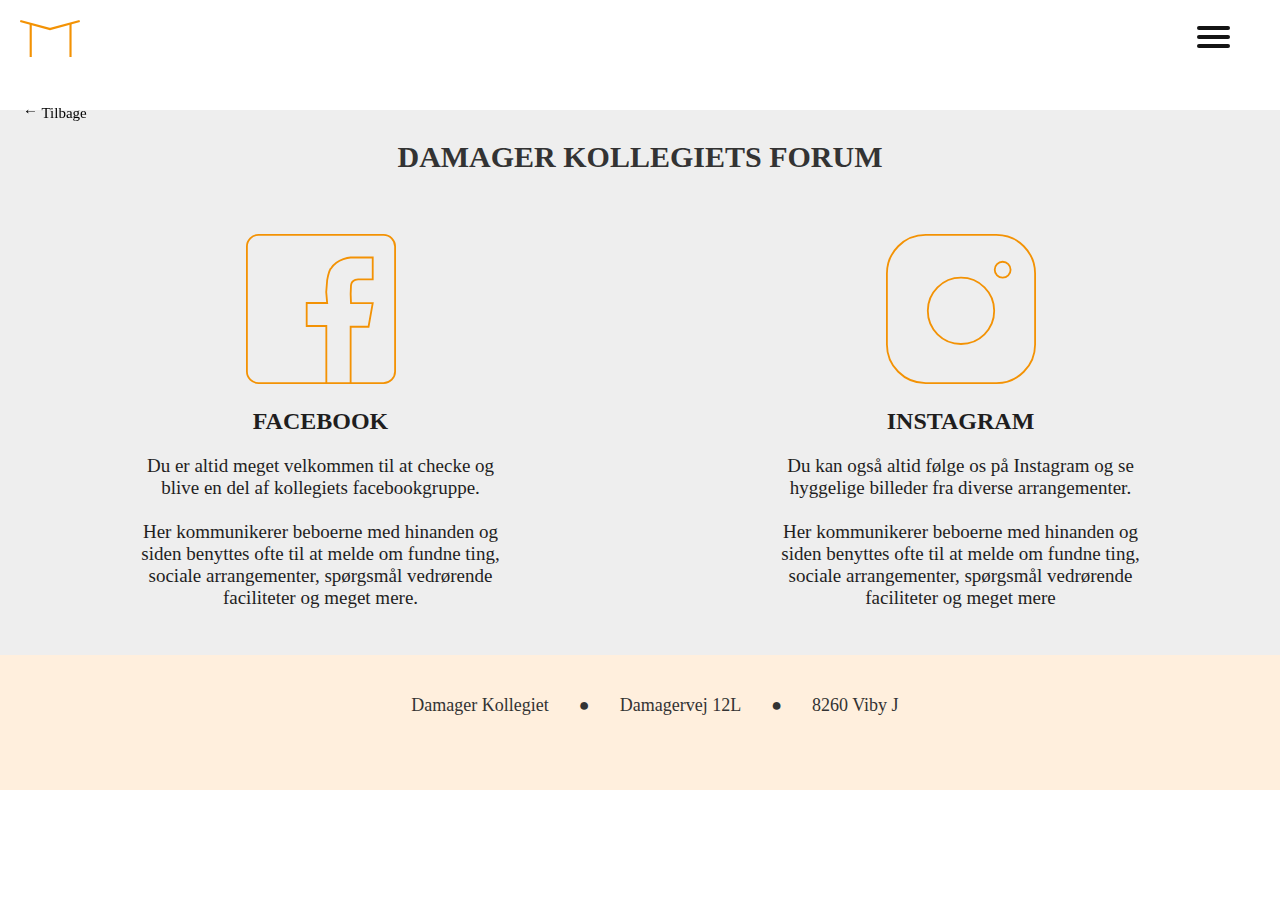
<file: Damager_kollegiet/forum.html>
<!DOCTYPE HTML>
<html lang="en">

<head>
    <meta charset="UTF-8">
    <meta name="viewport" content="width=device-width, initial-scale=1.0">
    <link rel="stylesheet" href="mystyle.css">
    <link rel="stylesheet" href="forum.css">
    <title>Damager Kollegiet | Forum</title>
    <link rel="shortcut icon" type="image/svg" href="images/logo.svg">
</head>

<body>
    
    <nav role='navigation' class="nav_bar">
        <div>
            <a href="index.html"><img src="images/logo.svg" alt="damager kollegie logo" class="logo"></a>
        </div>
		<div id="menuToggle">
			<input type="checkbox" onclick="showMenu()">
			<span></span>
			<span></span>
			<span></span>
			<ul id="menu" class="menuHidden">
                <a href="index.html">
					<li>Forside</li>
				</a>
				<a href="om.html">
					<li>Kollegiet</li>
				</a>
				<a href="social.html">
					<li>Fællesskab</li>
				</a>
				<a href="recycle.html">
					<li>Bæredygtighed</li>
				</a>
                <a href="kontakt.html">
					<li>Kontakt</li>
				</a>
                <a href="#">
					<li>Good to know</li>
				</a>
                <a href="forum.html">
					<li>Forum</li>
				</a>
			</ul>
		</div>
	</nav>
    <main>
		<a href="index.html"><button class="tilbage_knap"> <span class="pil_tilbage">&#x2192;</span> Tilbage </button></a>

        <h1 class="headline-forum">DAMAGER KOLLEGIETS FORUM</h1>
        <div class="social_flexbox">
    		<a href="https://www.facebook.com/groups/8301603411/"><div class="fb"> <img src="images/fb_logo.svg" alt="illustration af popcorn" class="popcorn" width="150px"> <h2 class="social-headline">FACEBOOK</h2><p class="social-text">Du er altid meget velkommen til at checke og blive en del af kollegiets facebookgruppe.
<br><br>
                Her kommunikerer beboerne med hinanden og siden benyttes ofte til at melde om fundne ting, sociale arrangementer,  spørgsmål vedrørende faciliteter og meget mere.</p></div></a>
    		<a href="https://www.instagram.com/damagerkollegiet/"><div class="insta"> <img src="images/insta_logo.svg" alt="illustration af skakbrik" class="skak" width="150px"> <h2 class="social-headline">INSTAGRAM</h2><p class="social-text">Du kan også altid følge os på Instagram og se hyggelige billeder fra diverse arrangementer. <br> <br>  Her kommunikerer beboerne med hinanden og siden benyttes ofte til at melde om fundne ting, sociale arrangementer,  spørgsmål vedrørende faciliteter og meget mere </p></div></a>
		</div>
    </main>

    <footer>
		<div class="footer_flexbox">
		  <div>
			  <h1>Damager Kollegiet </h1>
		  </div>
		  <div>
			  <h1>&#9679;</h1>
		  </div>
		  <div>
			<h1>Damagervej 12L</h1>
		</div>
		<div>
			<h1>&#9679;</h1>
		</div>
		<div>
			<h1>8260 Viby J</h1>
		</div>
		
		</div>
		
				</footer>
				<script src="accordion.js"></script>

				<script src="script.js"></script>
    </body>
    </html>
</file>
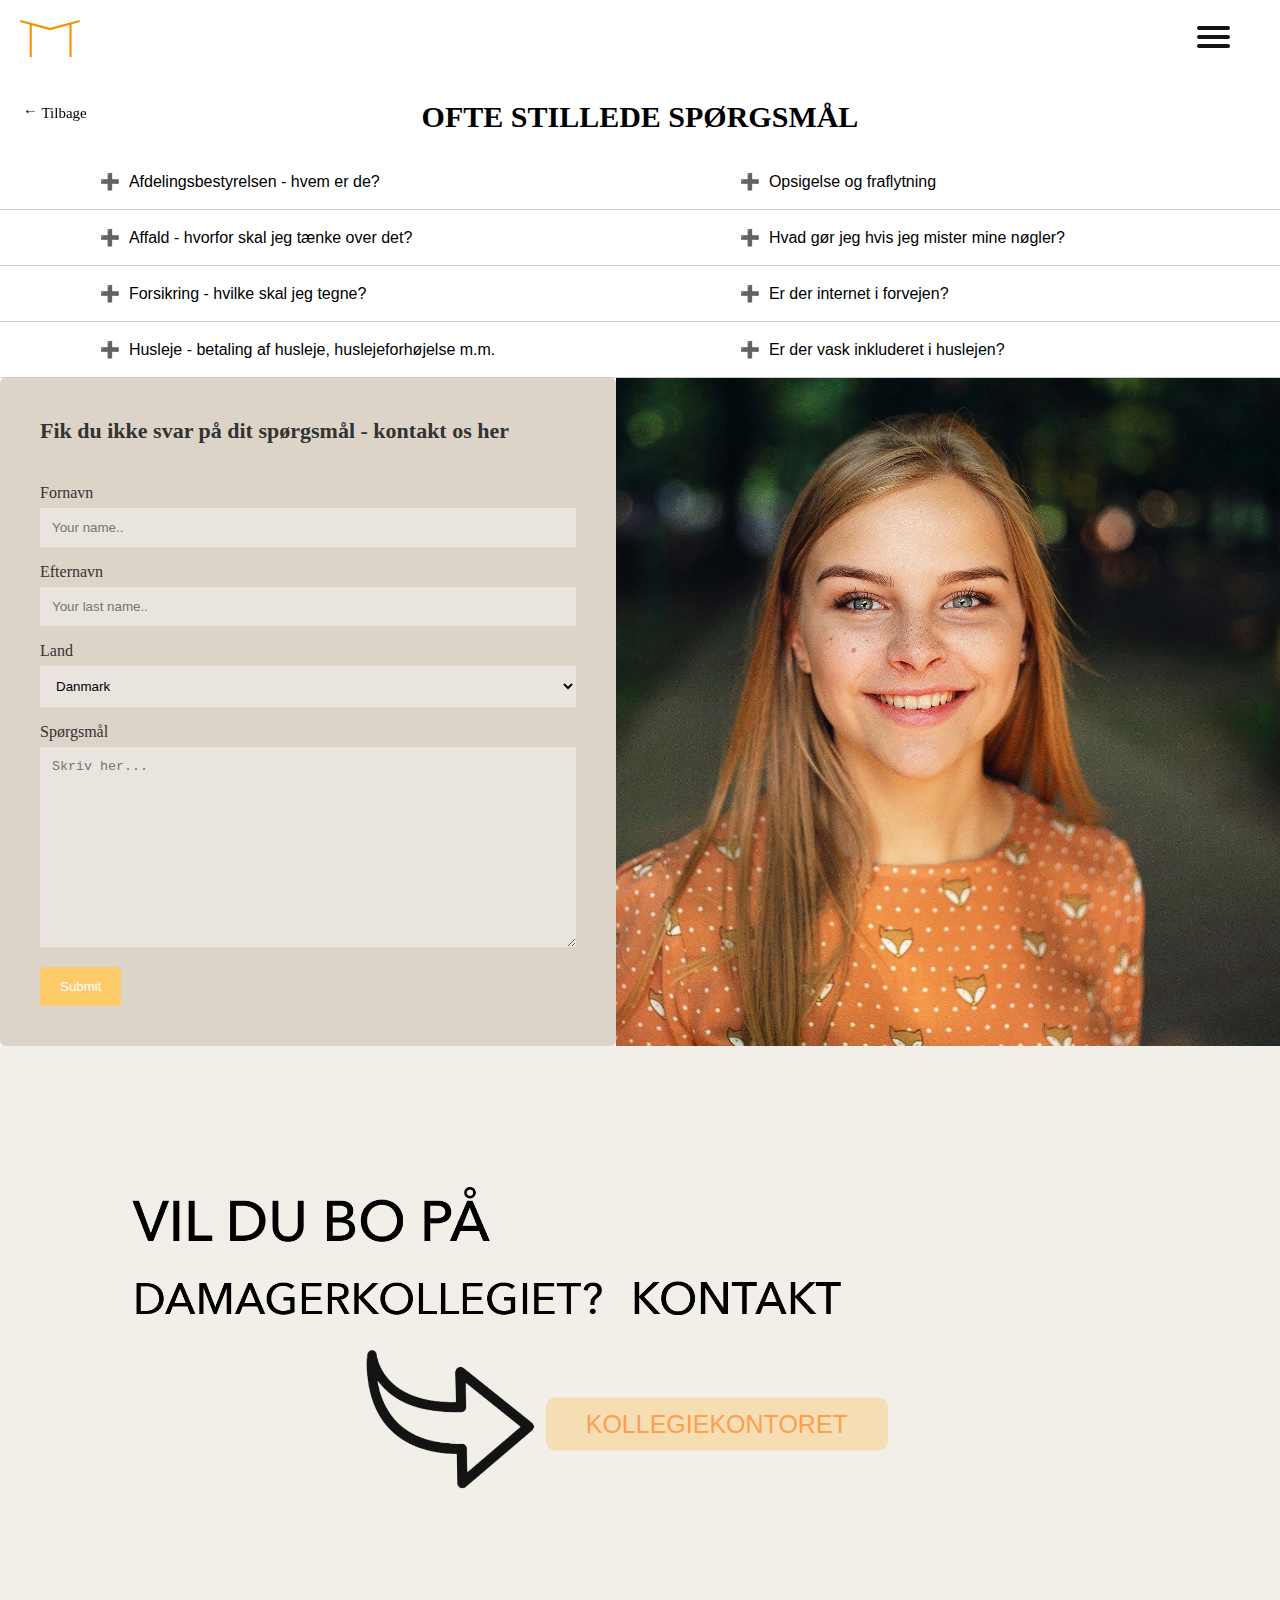
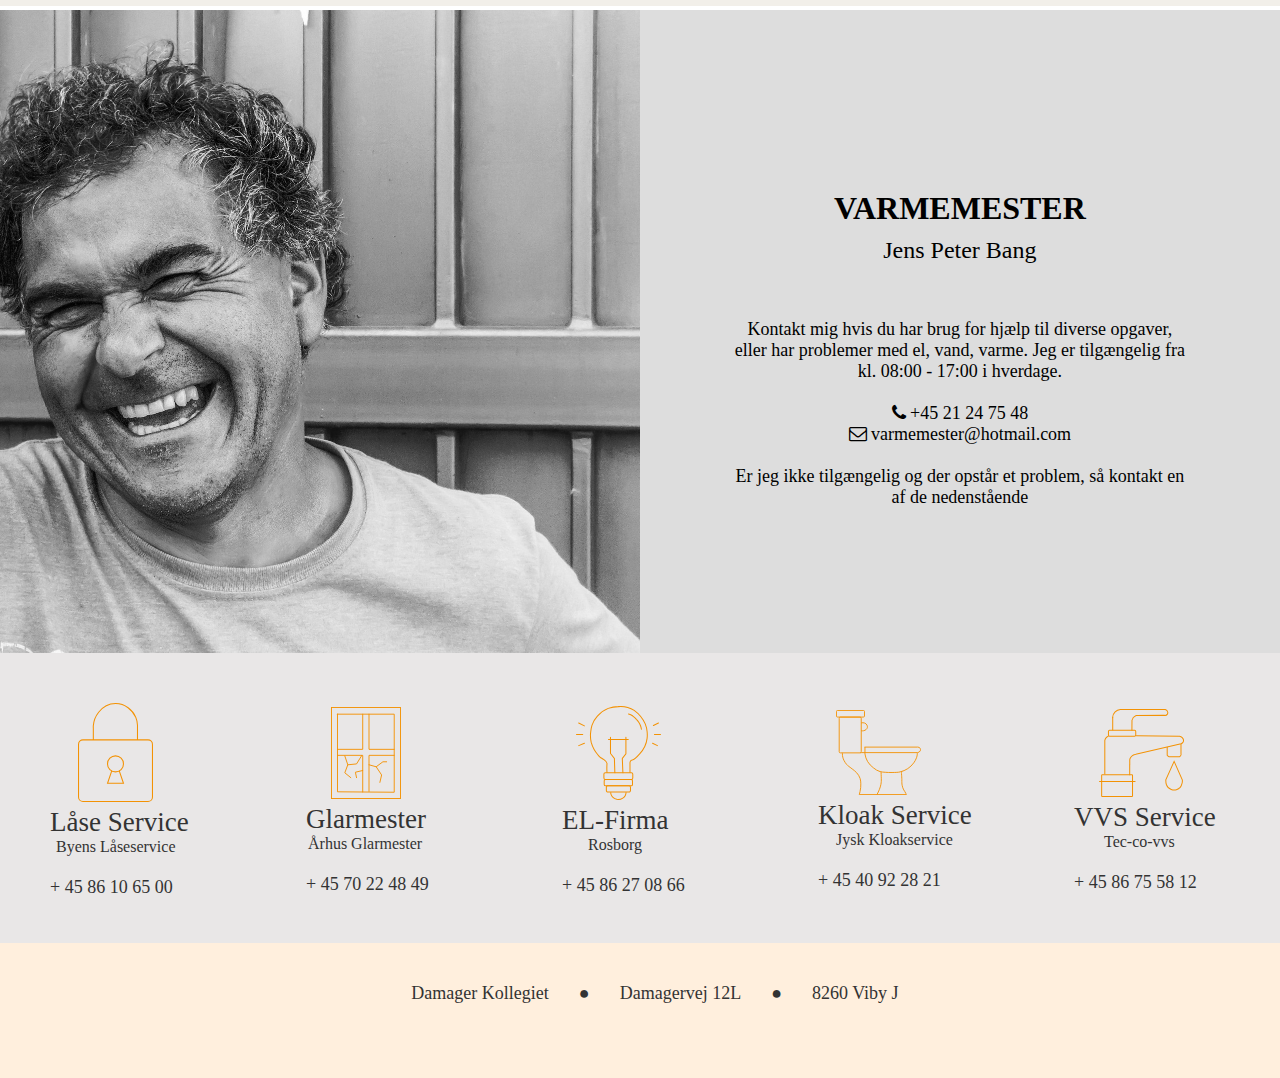
<file: Damager_kollegiet/kontakt.html>
<!DOCTYPE html>
<html lang="en">
<head>
    <meta charset="UTF-8">
    <meta http-equiv="X-UA-Compatible" content="IE=edge">
    <meta name="viewport" content="width=device-width, initial-scale=1.0">
    <link rel="stylesheet" href="mystyle.css">
    <link rel="stylesheet" href="kontakt.css">
	<link rel="stylesheet" href="https://maxcdn.bootstrapcdn.com/font-awesome/4.4.0/css/font-awesome.min.css">
	<link rel="stylesheet" href="https://maxcdn.bootstrapcdn.com/font-awesome/4.4.0/css/font-awesome.min.css">
    <title>Damager Kollegiet | Kontakt</title>
    <link rel="shortcut icon" type="image/svg" href="images/logo.svg">
</head>
<body>

    <nav role='navigation' class="nav_bar">
        <div>
            <a href="index.html"><img src="images/logo.svg" alt="damager kollegie logo" class="logo"></a>
        </div>
		<div id="menuToggle">
			<input type="checkbox" onclick="showMenu()">
			<span></span>
			<span></span>
			<span></span>
			<ul id="menu" class="menuHidden">
                <a href="index.html">
					<li>Forside</li>
				</a>
				<a href="om.html">
					<li>Kollegiet</li>
				</a>
				<a href="social.html">
					<li>Fællesskab</li>
				</a>
				<a href="recycle.html">
					<li>Bæredygtighed</li>
				</a>
                <a href="kontakt.html">
					<li>Kontakt</li>
				</a>
                <a href="#">
					<li>Good to know</li>
				</a>
                <a href="forum.html">
					<li>Forum</li>
				</a>
			</ul>
		</div>
	</nav>
	<main>

		<a href="index.html"><button class="tilbage_knap"> <span class="pil_tilbage">&#x2192;</span> Tilbage </button></a>

		<h1 class="overskrift">OFTE STILLEDE SPØRGSMÅL</h1>
		<div class="grid-container1">
			<div class="faq1">
				<button class="accordion">&#10133; &nbsp;Afdelingsbestyrelsen - hvem er de?</button>
				<div class="panel">
					<p><br> Du er flyttet ind på et kollegium, som er en afdeling i den almene boligorganisation Kollegiekontoret i Aarhus. Det betyder bl.a., at du er en del af et beboerdemokrati og kan være med til at sikre, at dit kollegium er et spændende og velfungerende sted.

						Demokratiet virker ved, at der mindst en gang om året bliver holdt et afdelingsmøde for alle kollegiets beboere. På mødet vælger beboerne et antal afdelingsbestyrelsesmedlemmer.
						
						Afdelingsbestyrelsen har bl.a. indflydelse på kollegiets budget og kan komme med forslag til forbedringer og fælles arrangementer på kollegiet.
						
						Afdelingsbestyrelsen skal desuden sikre god ro og orden og behandle sagerne, hvis der er klager fra beboere over andre beboere. Afdelingsbestyrelsen har tavshedspligt vedrørende fortrolige forhold.
						
						Vi opfordrer dig til at deltage i afdelingsmøderne og gøre din indflydelse gældende!</p>
				</div>
		
				<button class="accordion">&#10133; &nbsp;Affald - hvorfor skal jeg tænke over det?</button>
				<div class="panel">
					<p>Kollegiekontoret har tegnet en bygningsforsikring for kollegiet.<br><br>

						Bygningsforsikringen dækker bygninger og de faste installationer i tilfælde af brand, storm, skybrud, rørsprængning m.m.
						<br><br>
						Bygningsforsikringen dækker ikke dine personlige ejendele (pc’er, tv, mobiltelefon osv.). Så du skal selv tegne en familie-/indboforsikring. Sørg for, at den dækker for genhusning, såfremt du for en periode bliver nødt til at fraflytte din bolig pga. f.eks. vandskade. Vi anbefaler også den dækker glas og sanitet. Dine forældres familie-/indboforsikring dækker dig, til du er fyldt 21 år; også selv om du er flyttet hjemmefra. Dog dækker den ikke, hvis du er flyttet sammen med en anden.
						<br><br>
						Vi vil også råde dig til at tegne en ulykkesforsikring. Hvis dine forældre har medtegnet dig på deres police, dækker deres police dig kun, til du er fyldt 18 år. 
						Vær opmærksom på, at ingen forsikring dækker, hvis der er indbrud på grund af ulåste døre. Lås derfor altid dørene til f.eks. pulterrum, vaskeri og cykelrum.</p>
				</div>
		
		
				<button class="accordion">&#10133; &nbsp;Forsikring - hvilke skal jeg tegne?</button>
				<div class="panel">
					<p>Oplever du at din måltidskasse ikke er blevet leveret, skal du skrive ind på info@sundtakeaway.dk <br> *HUSK at påføre det telefon nummer du har bestilt i.</p>
				</div>
		
		
				<button class="accordion">&#10133; &nbsp;Husleje - betaling af husleje, huslejeforhøjelse m.m.</button>
				<div class="panel">
					<p>Ønsker du at ændre i antal dage eller personer, der bliver leveret til i måltidskassen, så skriver du blot ind på info@sundtakeaway.dk med antal dage og personer du ønsker til.<br> *HUSK at påføre det telefon nummer du har bestilt i</p>
				</div>
			</div>
		
			<div class="faq2">
				<button class="accordion">&#10133; &nbsp;Opsigelse og fraflytning</button>
				<div class="panel">
					<p>Hvis opgangen er aflåst der hvor du bor, kan fragtmanden sætte måltidskassen ude foran hoveddøren. <strong>Ønsker du at give DAO adgang til din opgang, kan du følge nedenstående anvisninger. </strong>
						<br>
						<br>
						DAO stiller et ”nøglemodul” til rådighed, hvor du via et link går ind og registrerer en nøgleforsendelse. Her får du en kode, som du skal skrive på en boblekuvert, hvor du putter nøglen i og så indleverer denne i en DAO pakkeshop. </p>
				</div>
		
		
				<button class="accordion">&#10133; &nbsp;Hvad gør jeg hvis jeg mister mine nøgler?</button>
				<div class="panel">
					<p>Vi bestræber os på at tage så mange kasser med retur som muligt, dog er det ikke altid at chaufføren har plads til flere tomme kasser.
						Du kan opleve at kasserne ikke bliver taget med retur og er derfor altid velkommen til at kassere kassen og hæfter ikke for denne.
						*VI TAGER PT. IKKE KASSERNE MED RETUR GRUNDET COVID-19</p>
				</div>
		
				<button class="accordion">&#10133; &nbsp;Er der internet i forvejen?</button>
				<div class="panel">
					<p>Når du har gennemført bestillingen af din Familiepakke, kan du efterfølgende logge ind ved at trykke på "log ind" og derefter på "vælg måltider".</p>
				</div>
		
		
				<button class="accordion">&#10133; &nbsp;Er der vask inkluderet i huslejen?</button>
				<div class="panel">
					<p>Lorem ipsum dolor sit amet consectetur adipisicing elit. A corporis quaerat atque optio neque, ab tempora commodi ut maiores asperiores non sed aspernatur exercitationem, blanditiis temporibus nihil? Adipisci, distinctio repudiandae!</p>
				</div>
			   
			</div>
			</div>
			<div class="chat-container">
				<div class="container">
					<form action="action_page.php">
				  <h1>Fik du ikke svar på dit spørgsmål - kontakt os her</h1>
					  <label for="fname">Fornavn</label>
					  <input type="text" id="fname" name="firstname" placeholder="Your name..">
				  
					  <label for="lname">Efternavn</label>
					  <input type="text" id="lname" name="lastname" placeholder="Your last name..">
				  
					  <label for="country">Land</label>
					  <select id="country" name="country">
						<option value="australia">Danmark</option>
						<option value="canada">Holland</option>
						<option value="canada">Sverige</option>
						<option value="canada">Norge</option>
						<option value="usa">Tyskland</option>
					  </select>
				  
					  <label for="subject">Spørgsmål</label>
					  <textarea id="subject" name="subject" placeholder="Skriv her..." style="height:200px"></textarea>
				  
					  <input type="submit" value="Submit">
				  
					</form>
				  </div>
				
				<div><img src="images/pige.jpg"></div>
			</div>
			
			
		
		<!-- Start of LiveChat (www.livechatinc.com) code -->
<script>
    window.__lc = window.__lc || {};
    window.__lc.license = 12752808;
    ;(function(n,t,c){function i(n){return e._h?e._h.apply(null,n):e._q.push(n)}var e={_q:[],_h:null,_v:"2.0",on:function(){i(["on",c.call(arguments)])},once:function(){i(["once",c.call(arguments)])},off:function(){i(["off",c.call(arguments)])},get:function(){if(!e._h)throw new Error("[LiveChatWidget] You can't use getters before load.");return i(["get",c.call(arguments)])},call:function(){i(["call",c.call(arguments)])},init:function(){var n=t.createElement("script");n.async=!0,n.type="text/javascript",n.src="https://cdn.livechatinc.com/tracking.js",t.head.appendChild(n)}};!n.__lc.asyncInit&&e.init(),n.LiveChatWidget=n.LiveChatWidget||e}(window,document,[].slice))
</script>
<noscript><a href="https://www.livechatinc.com/chat-with/12752808/" rel="nofollow">Chat with us</a>, powered by <a href="https://www.livechatinc.com/?welcome" rel="noopener nofollow" target="_blank">LiveChat</a></noscript>
<!-- End of LiveChat code -->

		<div class="bo-container">
			<img src="images/bo.png" class="img-bo">
			<a href="http://www.kollegiekontoret.dk/"><button class="btn">KOLLEGIEKONTORET</button></a>
		</div>

		<div class="varmemester">
			<div><img src="images/peter.jpg"></div>
			<div class="varme"><h1 class="varme">VARMEMESTER</h1>
			<h2>Jens Peter Bang</h2>
			<p>Kontakt mig hvis du har brug for hjælp til diverse opgaver, eller har problemer med el, vand, varme. Jeg er tilgængelig fra kl. 08:00 - 17:00 i hverdage. <br> <br> <i class="fa fa-phone fa_custom"></i> +45 21 24 75 48 <br><i class="fa fa-envelope-o fa_custom"></i> varmemester@hotmail.com <br><br> Er jeg ikke tilgængelig og der opstår et problem, så kontakt en af de nedenstående </p>
			</div>
		</div>

		<div class="kontakt_container">
			<div class="låsesmed">
				<img src="images/låsesmed.svg" class="img-låsesmed" width="75px"/>
				<br>
				<h1 class="kontakt-headline">Låse Service</h1>
				<h2 class="kontakt-underline">Byens Låseservice</h2>
				<br> + 45 86 10 65 00
			</div>

			<div class="glarmester">
				<img src="images/glarmester.svg" class="img-glar" width="70px"/>
				<br>
				<h1 class="kontakt-headline">Glarmester</h1>
				<h2 class="kontakt-underline4">Århus Glarmester</h2>
				<br> + 45 70 22 48 49
			</div>

			<div class="el">
				<img src="images/el-firma.svg" class="img-el" width="85px"/>
				<br>
				<h1 class="kontakt-headline">EL-Firma</h1>
				<h2 class="kontakt-underline1">Rosborg</h2>
				<br> + 45 86 27 08 66
			</div>

			<div class="kloak">
				<img src="images/toilet.svg" class="img-kloak" width="85px"/>
				<br>
				<h1 class="kontakt-headline">Kloak Service</h1>
				<h2 class="kontakt-underline2">Jysk Kloakservice</h2>
				<br> + 45 40 92 28 21
			</div>

			<div class="vvs">
				<img src="images/vvs.svg" class="img-vvs" width="85px"/>
				<br>
				<h1 class="kontakt-headline">VVS Service</h1>
				<h2 class="kontakt-underline5">Tec-co-vvs</h2>
				<br> + 45 86 75 58 12
			</div>

		</div>
			
	</main>

	<footer>
		<div class="footer_flexbox">
		  <div>
			  <h1>Damager Kollegiet </h1>
		  </div>
		  <div>
			  <h1>&#9679;</h1>
		  </div>
		  <div>
			<h1>Damagervej 12L</h1>
		</div>
		<div>
			<h1>&#9679;</h1>
		</div>
		<div>
			<h1>8260 Viby J</h1>
		</div>
		
		</div>
		
				</footer>
				<script src="accordion.js"></script>

				<script src="script.js"></script>
    </body>
    </html>
</file>
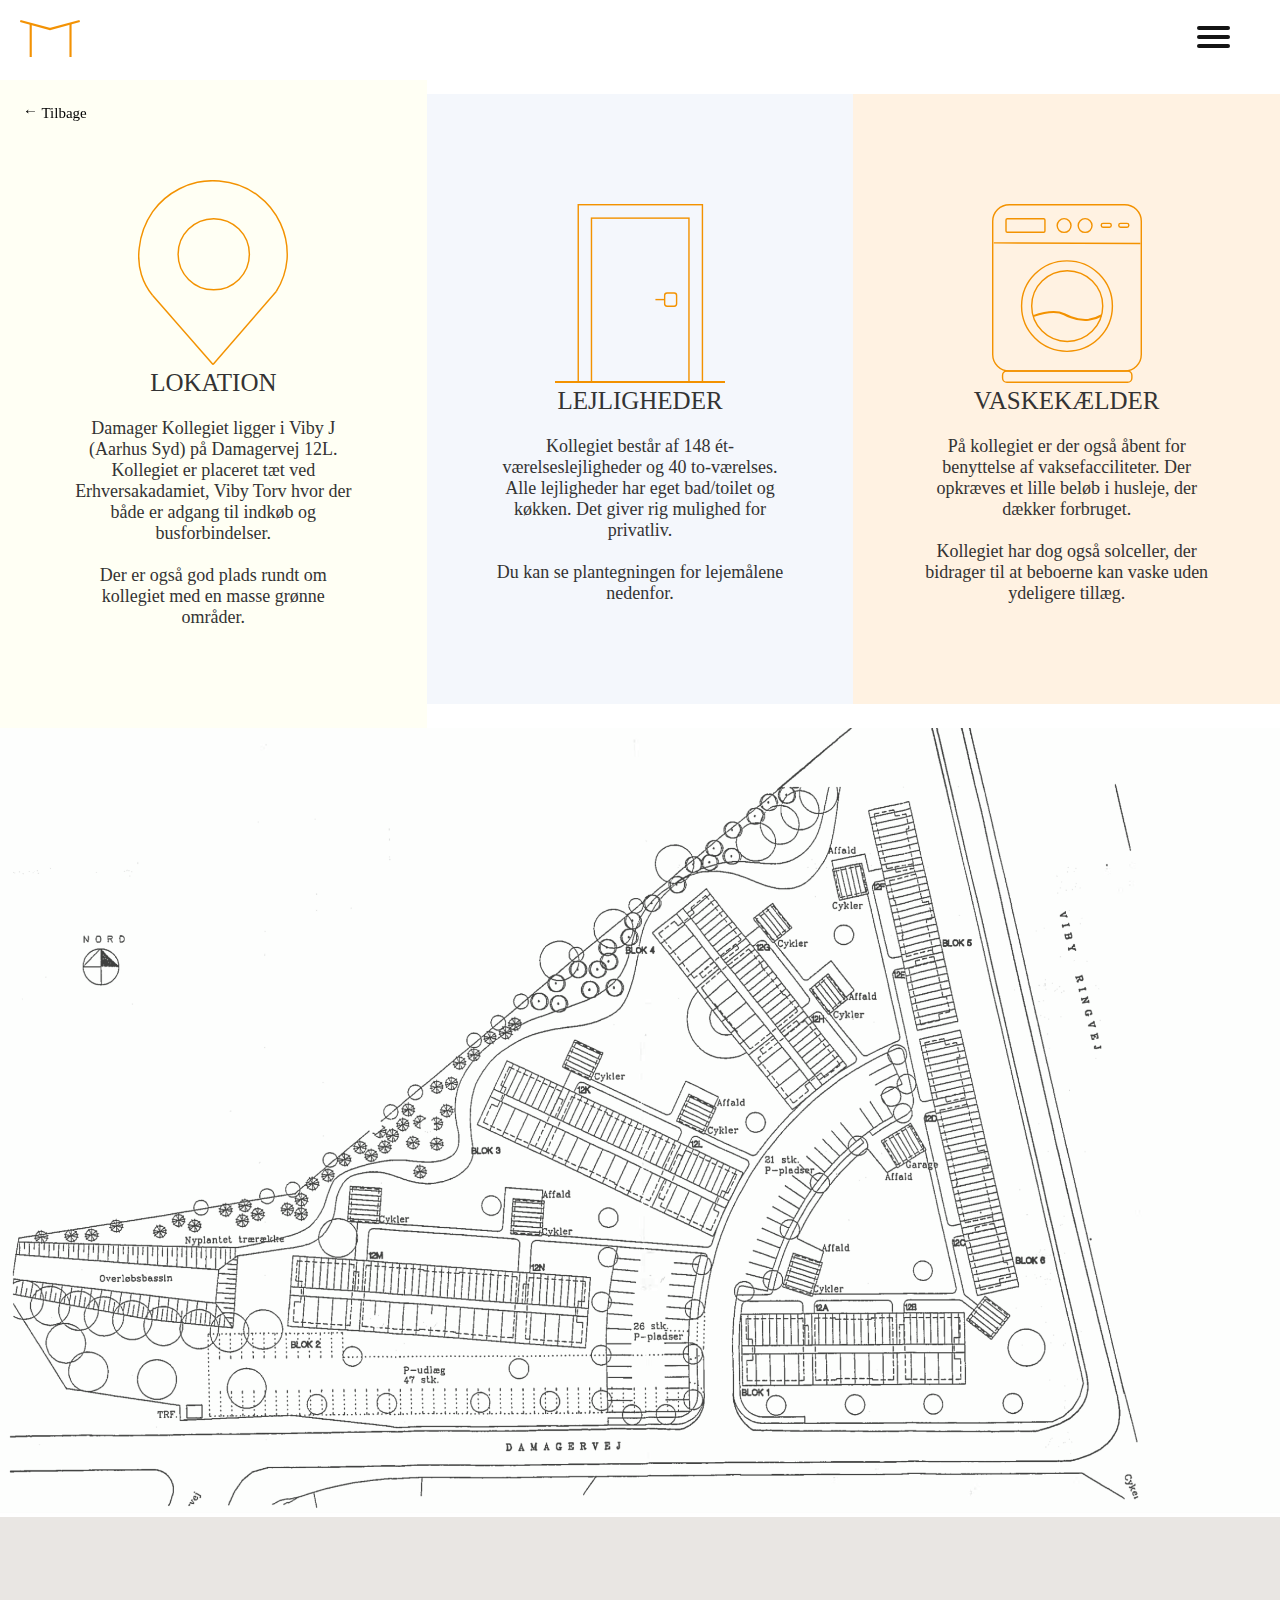
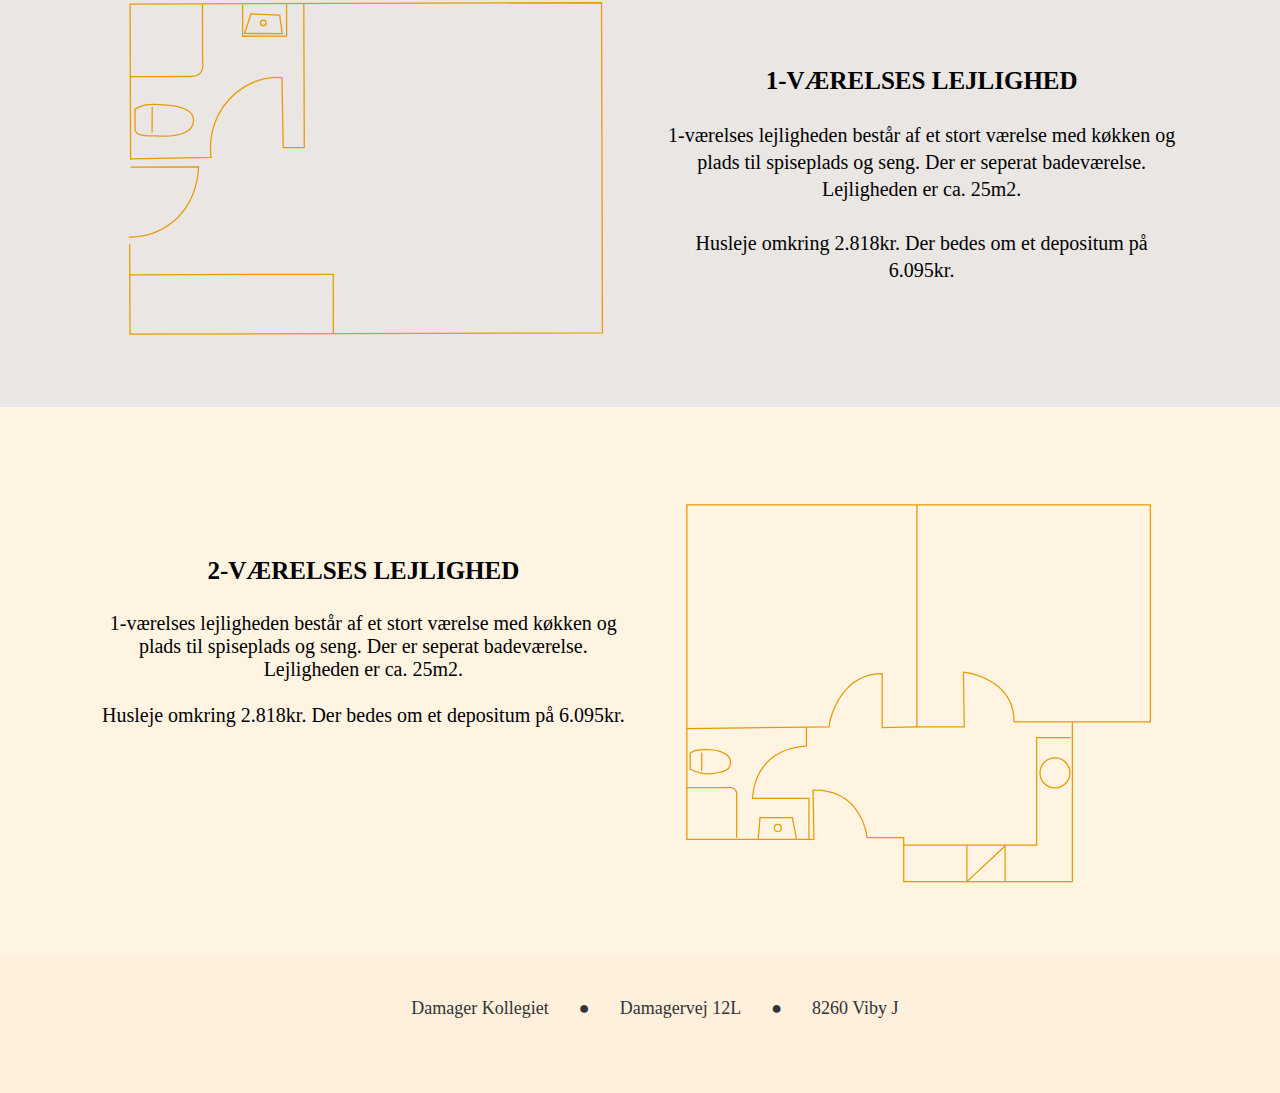
<file: Damager_kollegiet/om.html>
<!DOCTYPE html>
<html lang="en">
<head>
    <meta charset="UTF-8">
    <meta http-equiv="X-UA-Compatible" content="IE=edge">
    <meta name="viewport" content="width=device-width, initial-scale=1.0">
    <link rel="stylesheet" href="mystyle.css">
    <link rel="stylesheet" href="om.css">
    <title>Damager Kollegiet | Om Kollegiet</title>
    <link rel="shortcut icon" type="image/svg" href="images/logo.svg">
</head>
<body>

    <nav role='navigation' class="nav_bar">
        <div>
            <a href="index.html"><img src="images/logo.svg" alt="damager kollegie logo" class="logo"></a>
        </div>
		<div id="menuToggle">
			<input type="checkbox" onclick="showMenu()">
			<span></span>
			<span></span>
			<span></span>
			<ul id="menu" class="menuHidden">
                <a href="index.html">
					<li>Forside</li>
				</a>
				<a href="om.html">
					<li>Kollegiet</li>
				</a>
				<a href="social.html">
					<li>Fællesskab</li>
				</a>
				<a href="recycle.html">
					<li>Bæredygtighed</li>
				</a>
                <a href="kontakt.html">
					<li>Kontakt</li>
				</a>
                <a href="#">
					<li>Good to know</li>
				</a>
                <a href="forum.html">
					<li>Forum</li>
				</a>
			</ul>
		</div>
	</nav>
<main>

	<a href="index.html"><button class="tilbage_knap"> <span class="pil_tilbage">&#x2192;</span> Tilbage </button></a>
	
    <div class="om_flexbox">
        <div class="lokation">
			<img src="images/point.svg" alt="illustration af popcorn" class="point" width="150px">
			<p class="om-text"><span class="om-headline" >LOKATION</span><br><br> Damager Kollegiet ligger i Viby J (Aarhus Syd) på Damagervej 12L. Kollegiet er placeret tæt ved Erhversakadamiet, Viby Torv hvor der både er adgang til indkøb og busforbindelser.<br><br> Der er også god plads rundt om kollegiet med en masse grønne områder.</p>
		</div>

        <div class="door">
			<img src="images/door.svg" alt="illustration af skakbrik" class="lejligheder" width="170px">
			<p class="om-text1"> <span class="om-headline">LEJLIGHEDER</span><br><br>Kollegiet består af 148 ét-værelseslejligheder og 40 to-værelses. Alle lejligheder har eget bad/toilet og køkken. Det giver rig mulighed for privatliv. <br><br> Du kan se plantegningen for lejemålene nedenfor.</p>
		</div>

        <div class="vaskemaskine">
			<img src="images/vaskemaskine.svg" alt="illustration af en cocktail" class="vaske" width="150px">
			<p class="om-text2"> <span class="om-headline">VASKEKÆLDER</span><br><br>På kollegiet er der også åbent for benyttelse af vaksefacciliteter. Der opkræves et lille beløb i husleje, der dækker forbruget. <br><br> Kollegiet har dog også solceller, der bidrager til at beboerne kan vaske uden ydeligere tillæg.</p>
		</div>
    </div>

<img src="images/oversigt.png" class="oversigt">

<div class="et_varelse">
	<div class="varelse"><img src="images/et-varelserigtig.svg"></div>
	<div class="varelse_text">
		<h1>1-VÆRELSES LEJLIGHED</h1>
		<p>1-værelses lejligheden består af et stort værelse med køkken og plads til spiseplads og seng. Der er seperat badeværelse. Lejligheden er ca. 25m2. <br> <br>Husleje omkring 2.818kr. Der bedes om et depositum på 6.095kr.</p>
	</div>
</div>


<div class="to_varelse">
	<div class="varelse_text2">
		<h1>2-VÆRELSES LEJLIGHED</h1>
		<p>1-værelses lejligheden består af et stort værelse med køkken og plads til spiseplads og seng. Der er seperat badeværelse. Lejligheden er ca. 25m2. <br> <br>Husleje omkring 2.818kr. Der bedes om et depositum på 6.095kr.</p>
	</div>
	<div class="varelse2"><img src="images/to-varelserigtig.svg"></div>
	
</div>

</main>

    <footer>
        <div class="footer_flexbox">
			<div>
				<h1>Damager Kollegiet </h1>
			</div>
			<div>
				<h1>&#9679;</h1>
			</div>
			<div>
			  <h1>Damagervej 12L</h1>
		  </div>
		  <div>
			  <h1>&#9679;</h1>
		  </div>
		  <div>
			  <h1>8260 Viby J</h1>
		  </div>
		  
		  </div>
                </footer>
        
        
        
        
        
        
            </main>
            
        
            <script src="script.js"></script>

        </body>
        </html>
</file>
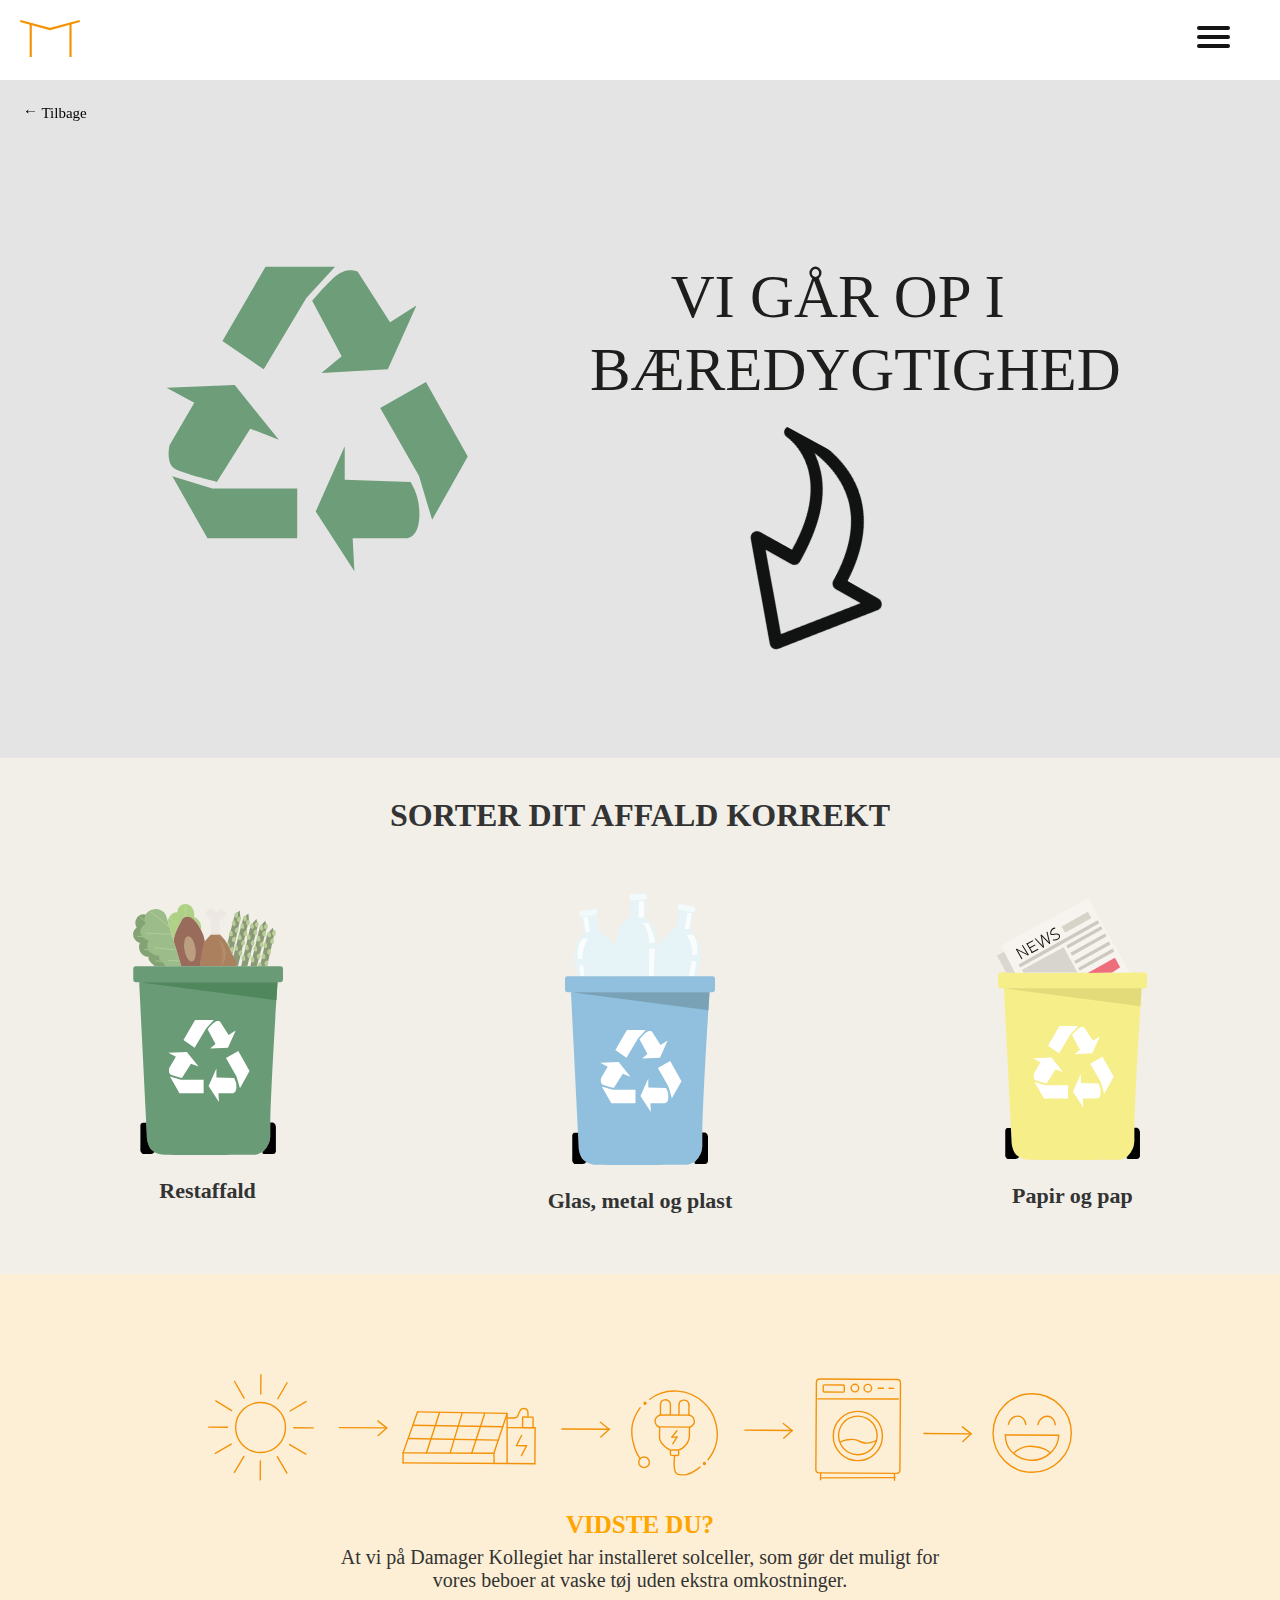
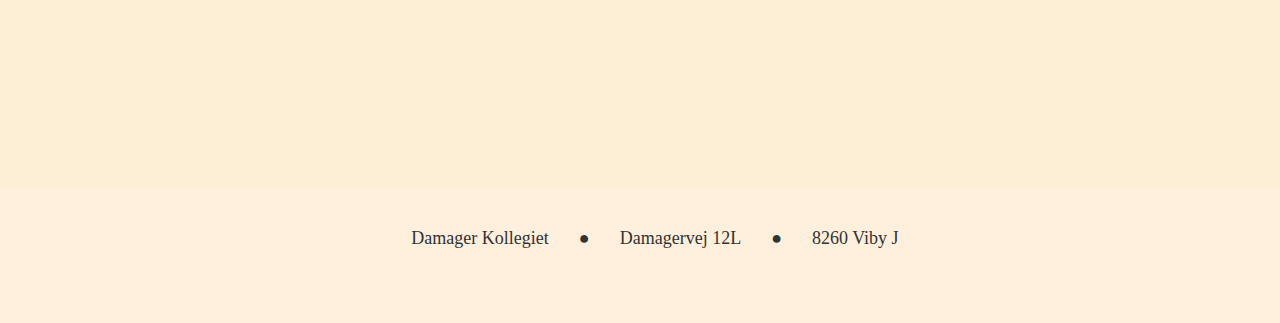
<file: Damager_kollegiet/recycle.html>
<!DOCTYPE HTML>
<html lang="en">

<head>
    <meta charset="UTF-8">
    <meta name="viewport" content="width=device-width, initial-scale=1.0">
    <link rel="stylesheet" href="mystyle.css">
    <link rel="stylesheet" href="recycle.css">
    <title>Damager Kollegiet | Bæredygtighed</title>
	<link rel="shortcut icon" type="image/svg" href="images/logo.svg">
</head>

<body>
    
    <nav role='navigation' class="nav_bar">
        <div>
            <a href="index.html"><img src="images/logo.svg" alt="damager kollegie logo" class="logo"></a>
        </div>
		<div id="menuToggle">
			<input type="checkbox" onclick="showMenu()">
			<span></span>
			<span></span>
			<span></span>
			<ul id="menu" class="menuHidden">
                <a href="index.html">
					<li>Forside</li>
				</a>
				<a href="om.html">
					<li>Kollegiet</li>
				</a>
				<a href="social.html">
					<li>Fællesskab</li>
				</a>
				<a href="recycle.html">
					<li>Bæredygtighed</li>
				</a>
                <a href="kontakt.html">
					<li>Kontakt</li>
				</a>
                <a href="#">
					<li>Good to know</li>
				</a>
                <a href="forum.html">
					<li>Forum</li>
				</a>
			</ul>
		</div>
	</nav>


    <main>

		<a href="index.html"><button class="tilbage_knap"> <span class="pil_tilbage">&#x2192;</span> Tilbage </button></a>

        <img src="images/bbbbb.svg" alt="Billede mangler" class="recycle_img">

        
		<h1 class="recycle-headline">SORTER DIT AFFALD KORREKT<h1>
        <div class="skraldespand_flexbox">
            <div class="skraldespand_1"> <img src="images/skraldespand_1_organisk.svg" alt="illustration af skraldespand med madaffald" class="skraldespand_img"><h3 class="om-headline">Restaffald</h3></div>
            <div class="skraldespand_2"> <img src="images/skraldespand_2_glas.svg" alt="illustration af skraldespand med glasflasker" class="skraldespand_img" width="140px"><h3 class="om-headline">Glas, metal og plast</h3></div>
            <div class="skraldespand_3"> <img src="images/skraldespand_3_papir.svg" alt="illustration af skraldespand med papir og pap" class="skraldespand_img"><h3 class="om-headline">Papir og pap</h3></div>
        </div>

        <div class="solcelle_div">
            <img src="images/infographiccccccccc.svg" alt="infographic af solceller og vaskemaskine ordning" class="solcelle_infographic">
			<h1>VIDSTE DU?</h1>
			<h2>At vi på Damager Kollegiet har installeret solceller, som gør det muligt for vores beboer at vaske tøj uden ekstra omkostninger.</h2>
        </div>
		<div class="solcelle_divm">
			<img src="images/infographic solceller med tekst.svg" alt="infographic af solceller og vaskemaskine ordning" class="solcelle_infom">

		</div>
        
    </div>

	<footer>
		<div class="footer_flexbox">
		  <div>
			  <h1>Damager Kollegiet </h1>
		  </div>
		  <div>
			  <h1>&#9679;</h1>
		  </div>
		  <div>
			<h1>Damagervej 12L</h1>
		</div>
		<div>
			<h1>&#9679;</h1>
		</div>
		<div>
			<h1>8260 Viby J</h1>
		</div>
		
		</div>
		
				</footer>
				<script src="accordion.js"></script>


				<script src="script.js"></script>

</body>

</html>
</file>
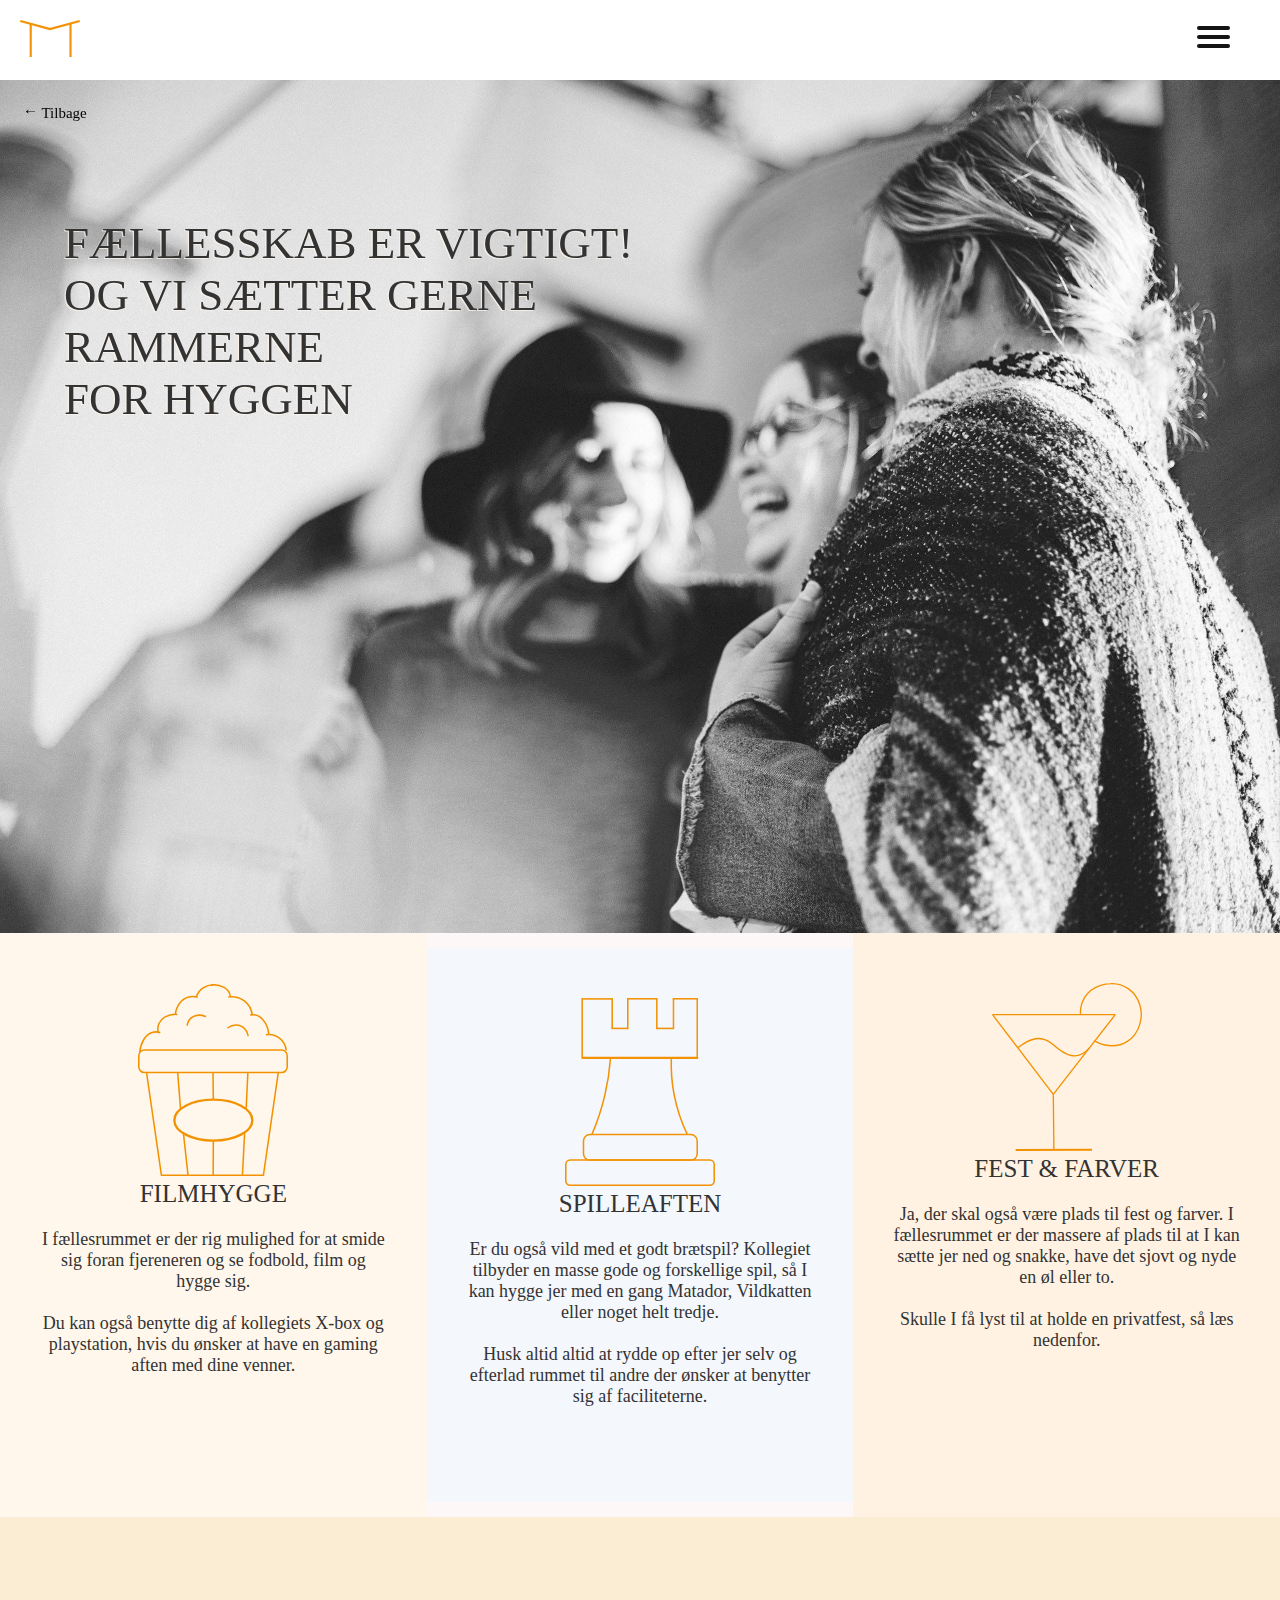
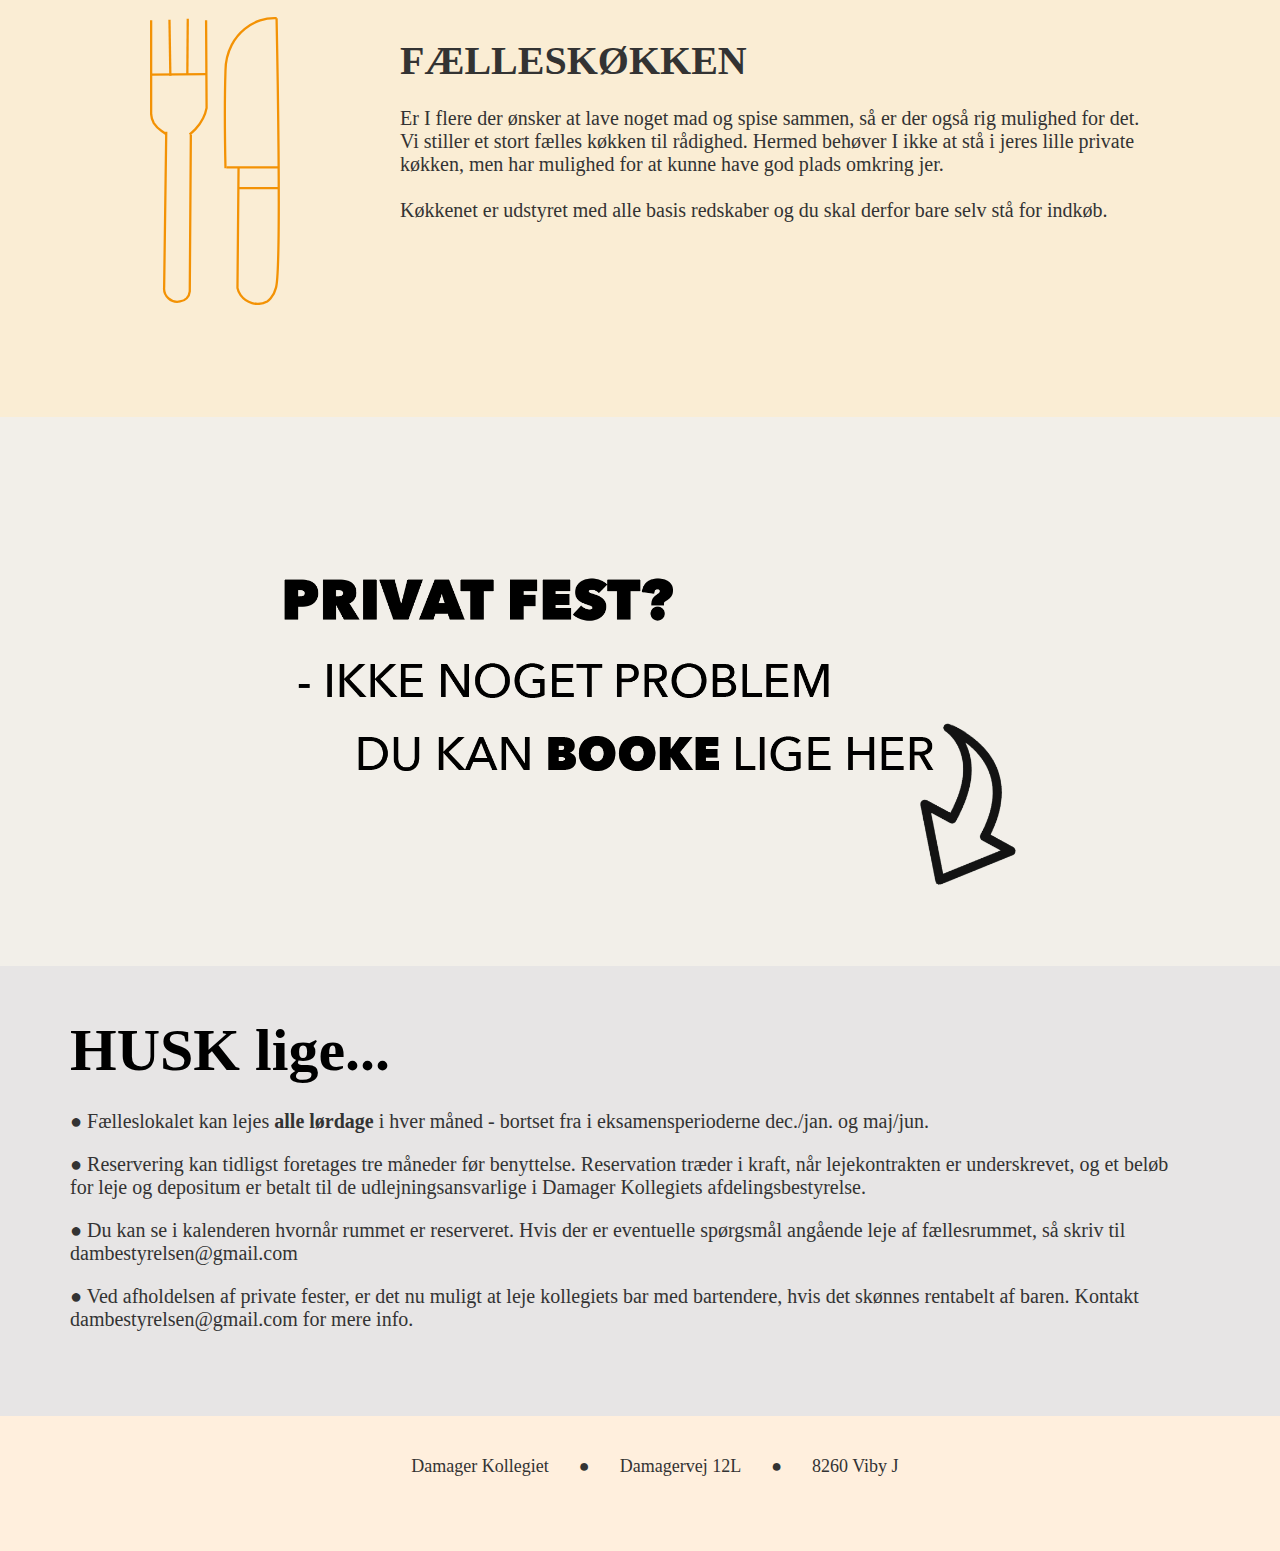
<file: Damager_kollegiet/social.html>
<!DOCTYPE html>
<html lang="en">
<head>
    <meta charset="UTF-8">
    <meta http-equiv="X-UA-Compatible" content="IE=edge">
    <meta name="viewport" content="width=device-width, initial-scale=1.0">
    <link rel="stylesheet" href="mystyle.css">
    <link rel="stylesheet" href="social.css">
    <title>Damager Kollegiet | Fællesskab</title>
    <link rel="shortcut icon" type="image/svg" href="images/logo.svg">
</head>
<body>

    <nav role='navigation' class="nav_bar">
        <div>
            <a href="index.html"><img src="images/logo.svg" alt="damager kollegie logo" class="logo"></a>
        </div>
		<div id="menuToggle">
			<input type="checkbox" onclick="showMenu()">
			<span></span>
			<span></span>
			<span></span>
			<ul id="menu" class="menuHidden">
				<a href="index.html">
					<li>Forside</li>
				</a>
				<a href="om.html">
					<li>Om Kollegiet</li>
				</a>
				<a href="social.html">
					<li>Fællesskab</li>
				</a>
				<a href="recycle.html">
					<li>Bæredygtighed</li>
				</a>
                <a href="kontakt.html">
					<li>Kontakt</li>
				</a>
                <a href="#">
					<li>Good to know</li>
				</a>
                <a href="forum.html">
					<li>Forum</li>
				</a>
			</ul>
		</div>
	</nav>

    <main>
        <div class="social_container">
			<a href="index.html"><button class="tilbage_knap"> <span class="pil_tilbage">&#x2192;</span> Tilbage </button></a>

			<img src="images/piger.jpg" alt="billede af piger" class="social_img">
			<div class="social_text">FÆLLESSKAB ER VIGTIGT! <br> OG VI SÆTTER GERNE <br> RAMMERNE <br>FOR HYGGEN</div>
		</div>
		<div class="social_flexbox">
    		<div class="film"> <img src="images/popcorn.svg" alt="illustration af popcorn" class="popcorn" width="150px"> <p class="social-text"><span class="social-headline">FILMHYGGE</span><br><br>I fællesrummet er der rig mulighed for at smide sig foran fjereneren og se fodbold, film og hygge sig. <br><br>Du kan også benytte dig af kollegiets X-box og playstation, hvis du ønsker at have en gaming aften med dine venner.</p></div>
    		<div class="spil"> <img src="images/skak.svg" alt="illustration af skakbrik" class="skak" width="150px"><p class="social-text1"><span class="social-headline">SPILLEAFTEN</span><br><br>Er du også vild med et godt brætspil? Kollegiet tilbyder en masse gode og forskellige spil, så I kan hygge jer med en gang Matador, Vildkatten eller noget helt tredje. <br><br>Husk altid altid at rydde op efter jer selv og efterlad rummet til andre der ønsker at benytter sig af faciliteterne. </p></div>
    		<div class="fest"> <img src="images/cocktail.svg" alt="illustration af en cocktail" class="cocktail" width="150px"><p class="social-text2"><span class="social-headline">FEST & FARVER</span><br><br>Ja, der skal også være plads til fest og farver. I fællesrummet er der massere af plads til at I kan sætte jer ned og snakke, have det sjovt og nyde en øl eller to.<br><br> Skulle I få lyst til at holde en privatfest, så læs nedenfor.</p></div>
		</div>
		<div class="kitchen"> 
   			<div>
				<img src="images/bestik.svg" alt="illustration af bestik" class="bestik">
			</div> 
    	<div class="kitchen_text"> <h1>FÆLLESKØKKEN</h1> <br> Er I flere der ønsker at lave noget mad og spise sammen, så er der også rig mulighed for det. Vi stiller et stort fælles køkken til rådighed. Hermed behøver I ikke at stå i jeres lille private køkken, men har mulighed for at kunne have god plads omkring jer. <br><br>Køkkenet er udstyret med alle basis redskaber og du skal derfor bare selv stå for indkøb.</div>
		</div>
		<div>
    		<img src="images/booking.png" class="booking">
		</div>
		

		<!-- BOOKING  -->

		<section class="booking">
			<div id="bookingjs"></div>
			<script src="https://ajax.googleapis.com/ajax/libs/jquery/3.2.1/jquery.min.js" defer></script>
			<script src="https://cdn.timekit.io/booking-js/v2/booking.min.js" defer></script>
			<script>
				window.timekitBookingConfig = {
  				app_key: 'test_widget_key_a35xaK6LMXgdtN8jTs0eDhUnCFtHnkGz',
  				project_id: 'e9dbb411-eaf3-4032-b085-f38f923f67b1'
				
				}
			</script>
		</section>

		<div class="reglement-container">
			<h1>HUSK lige...</h1>
			<h2>&#9679; Fælleslokalet kan lejes <span> alle lørdage</span> i hver måned - bortset fra i eksamensperioderne dec./jan. og maj/jun.</h2>
			<h2>&#9679; Reservering kan tidligst foretages tre måneder før benyttelse. Reservation træder i kraft, når lejekontrakten er underskrevet, og et beløb for leje og depositum er betalt til de udlejningsansvarlige i Damager Kollegiets 
				afdelingsbestyrelse.</h2>
				<h2> &#9679; Du kan se i kalenderen hvornår rummet er reserveret. Hvis der er eventuelle spørgsmål angående leje af fællesrummet, så skriv til dambestyrelsen@gmail.com</h2>
				<h2>&#9679; Ved afholdelsen af private fester, er det nu muligt at leje kollegiets bar med bartendere, hvis det skønnes rentabelt af baren. Kontakt dambestyrelsen@gmail.com for mere info.</h2>
		</div>
</main>


	<footer>
		<div class="footer_flexbox">
			<div>
				<h1>Damager Kollegiet </h1>
			</div>
			<div>
				<h1>&#9679;</h1>
			</div>
			<div>
			  <h1>Damagervej 12L</h1>
		  </div>
		  <div>
			  <h1>&#9679;</h1>
		  </div>
		  <div>
			  <h1>8260 Viby J</h1>
		  </div>
		  
		
		</div>
		
	</footer>

	<script src="script.js"></script>

    </body>
	</html>
</file>
<file: Damager_kollegiet/forum.css>
.tilbage_knap{
    position: fixed;
    background: none !important;
    color: black; 
    font-size: 15px;
    border: none;
    cursor: pointer;
    border-radius: 9px;
    top: 100px;
    margin-left: 13px;
    padding: 5px 10px;
    font-family: 'Avenir Next'; 
 }

 .pil_tilbage{
     transform: rotate(180deg);
     display: inline-block;

 }

.headline-forum{
  font-size: 30px;  
  text-align: center;
  margin-top: 30px;
  padding-top: 30px;
  padding-bottom: 30px;
  width: 100%;
  background: rgba(236, 236, 236, 0.904);

}
.social_flexbox{
    display: flex;
    width: 100%;
    height: 100%;
    background: rgba(236, 236, 236, 0.904);
    justify-content: space-around;
    align-items: center;
    text-align: center;
}
.fb{
    padding-top: 30px;
}
.insta{
    padding-top: 30px;
}
.social-headline{
    padding-bottom: 20px;
    padding-top: 20px;
}   
.social-text{
    font-size: 19px;
    padding-left: 130px;
    padding-right: 130px;
    padding-bottom: 50px;
}
.footer_flexbox{
    margin-top: -4px;
}
@media screen and (max-width: 600px){
    .social_flexbox{
        display: flex;
        flex-direction: column;
        width: 100%;
        height: 100%;
        background: rgba(236, 236, 236, 0.904);
        justify-content: space-around;
        align-items: center;
        text-align: center;
    }


    .tilbage_knap{
        display: none;
    }
}
</file>
<file: Damager_kollegiet/kontakt.css>
.tilbage_knap{
    position: fixed;
    background: none !important;
    color: black; 
    font-size: 15px;
    border: none;
    cursor: pointer;
    border-radius: 9px;
    top: 100px;
    margin-left: 13px;
    padding: 5px 10px;
    font-family: 'Avenir Next'; 
 }

 .pil_tilbage{
     transform: rotate(180deg);
     display: inline-block;

 }

.overskrift{
    font-size: 30px;
    text-align: center;
    margin-top: 20px;
    color: black;
    margin-bottom: 20px;
}

.grid-container1 {
    display: grid;
    grid-template-columns: 50% 50%;
    grid-template-rows: 1fr;
   
    grid-template-areas: "faq1 faq2"
  }
  .faq1 { grid-area: faq1;
  }
  .faq2 { grid-area: faq2;
  }
  
      .accordion{
          background-color: white;
          cursor: pointer;
          padding: 18px;
          width: 100%;
          border-bottom: solid #CCCCCC 1px;
          transition: 0.4s;
           text-align: left;
           padding-left: 100px;
          font-size: 1rem;
      }
      .accordion:hover{
          color: #ff811b;
      }
  .accordion:focus {outline:0;}
      .panel{
          padding: 0.18px;
          display: none;
          overflow: hidden;
           padding: 0.18px;
   
          text-align: left;
          font-family: Avenir Next;
          margin-top: 20px;
          margin-left: 70px;
          margin-right: 90px;
          font-size: 15px;
          line-height: 1.4;
          
      }
      .chat-container{
          display: flex;
          flex-direction: row;

      }
      .chat-container img{
          width: 100%;
          height: 100%;
      }
      .varmemester{
          display: flex;
          flex-direction: row;  
      }
      .varmemester img{
          width: 100%;
          height: 100%;
      }
     .varme{
         background-color: rgb(221, 221, 221);
         width: 100%;
         text-align: center;
         padding-top: 90px;
         color: black;
     }
     .varme h1{
         padding-bottom: 10px;
     }
     .varme h2{
         font-weight: 300;
         padding-bottom: 55px;
     }
     .varme p{
         font-size: 18px;
         padding-left: 90px;
         padding-right: 90px;
         padding-bottom: 60px;
     }
    
     input[type=text]{
         background-color:#e9e4dd;
     }
     input[type=text], select, textarea {
        width: 100%;
        padding: 12px;
        box-sizing: border-box;
        margin-top: 6px;
        margin-bottom: 16px;
        resize: vertical;
        background-color:#e9e4dd;
    
      }
      
      input[type=submit] {
        background-color: #fdca6a;
        color: white;
        padding: 12px 20px;
        border: none;
        border-radius: 4px;
        cursor: pointer;
      }
      
      input[type=submit]:hover {
        background-color: #f0ab2a;
      }
      
      .container {
        border-radius: 5px;
        background-color: #ddd4c9;
        padding-left: 40px;
        padding-right: 40px;
      }
      .container h1{
          font-size: 22px;
          padding-top: 40px;
          padding-bottom: 40px;
      }
    
     .bo-container{
         position: relative;
     }
     .img-bo{
         width: 100%;
         height: auto;
         
     }
    
     .bo-container .btn{
        position: absolute;
  top: 67%;
  left: 56%;
  transform: translate(-50%, -50%);
  -ms-transform: translate(-50%, -50%);
  background-color: wheat;
  color:  #ff9e4e;
  font-size: 25px;
  padding: 12px 40px;
  border: none;
  cursor: pointer;
  border-radius: 9px;
     }

     .kontakt_container{
         display: flex;
         flex-direction: row;
         width: 100%;
         background-color: rgb(233, 231, 231);
         justify-content: space-around;
         align-items: center;
         
     }
     .låsesmed{
         flex: 1;
         padding: 50px;
         font-size: 18px;
     }
     .glarmester{
        flex: 1;
        padding: 50px;
        font-size: 18px;
    }
    .el{
        flex: 1;
        padding: 50px;
        font-size: 18px;
    }
    .kloak{
        flex: 1;
        padding: 50px;
        font-size: 18px;
    }
    .vvs{
        flex: 1;
        padding: 50px;
        font-size: 18px;
    }
  
    .img-låsesmed{
        margin-left: 28px;
    }
    .img-glar{
        margin-left: 25px;
    }
    .img-el{
        margin-left: 14px;
    }
    .img-kloak{
        margin-left: 18px;
    }
    .img-vvs{
        margin-left: 25px;
    }
    .kontakt-headline{
        font-size: 27px;
        font-weight: 400;
    }
    .kontakt-underline1{
        font-size: 16px;
        font-weight: 300;
        margin-left: 26px;
        
    }
    .kontakt-underline2{
        font-size: 16px;
        font-weight: 300;
        margin-left: 18px;
        
    }
    .kontakt-underline4{
        font-size: 16px;
        font-weight: 300;
        margin-left: 2px;
        
    }
    .kontakt-underline5{
        font-size: 16px;
        font-weight: 300;
        margin-left: 30px;
        
    }
    .kontakt-underline{
        font-size: 16px;
        font-weight: 300;
        margin-left: 6px;
    }
    
    .footer_flexbox{
        margin-top: -5px;
    }
    /*------Mobile view------*/
    @media screen and (max-width: 600px) {
        .grid-container1 {
            display: grid;
            grid-template-columns: 100%;
            grid-template-rows: 1fr;
           
            grid-template-areas: 
            "faq1" 
            "faq2"
          } 
          .accordion{
            background-color: white;
            cursor: pointer;
            padding: 18px;
            width: 100%;
            border-bottom: solid #CCCCCC 1px;
            transition: 0.4s;
             text-align: left;
             padding-left: 50px;
            font-size: 1rem;
        }
          .chat-container{
            display: flex;
           flex-direction: column;
        }
       .chat-container img{
           display: none;
       }
       .bo-container .btn{
        position: absolute;
  top: 67%;
  left: 63%;
  transform: translate(-50%, -50%);
  -ms-transform: translate(-50%, -50%);
  background-color: wheat;
  color:  #ff9e4e;
  font-size: 18px;
  padding: 12px 20px;
  border: none;
  cursor: pointer;
  border-radius: 9px;
     }
     .container {
        border-radius: 5px;
        background-color: #ddd4c9;
        padding-left: 40px;
        padding-right: 40px;
        padding-bottom: 30px;
      }
     .varmemester{
        display: flex;
        flex-direction: column;  
        margin-top: -5px;
    }
    .varme{
        background-color: rgb(221, 221, 221);
        width: 100%;
        padding-top: 30px;
        color: black;
        margin-top: -7px;
    }
    .varme h1{
        font-size: 25px;
        padding-bottom: 5px;
    }
    .varme h2{
        font-size: 18px;
        font-weight: 300;
        padding-bottom: 20px;
    }
    .varme p{
        font-size: 13px;
        padding: 0;
        margin-left: 40px;
        margin-right: 40px;
        margin-bottom: 30px;
    }
    .kontakt_container{
        display: flex;
        flex-direction: column;
        width: 100%;
        background-color: rgb(233, 231, 231);
        justify-content: space-around;
        align-items: center;
        
    }
    .img-låsesmed{
        margin-left: 35px;
    }
    .img-glar{
        margin-left: 33px;
    }
    .img-el{
        margin-left: 14px;
    }
    .img-kloak{
        margin-left: 18px;
    }
    .img-vvs{
        margin-left: 25px;
    }
   
    .tilbage_knap{
        display: none;
    }

    }
</file>
<file: Damager_kollegiet/om.css>
.tilbage_knap{
        position: fixed;
        background: none !important;
        color: black; 
        font-size: 15px;
        border: none;
        cursor: pointer;
        border-radius: 9px;
        top: 100px;
        margin-left: 13px;
        padding: 5px 10px;
        font-family: 'Avenir Next'; 
     }

     .pil_tilbage{
         transform: rotate(180deg);
         display: inline-block;

     }


.om_flexbox{
    display: flex;
    width: 100%;
    height: 100%;
    justify-content: space-around;
    align-items: center;
    text-align: center;
    margin-top: -10px;
}
.lokation{
    flex: 1;
    background: rgb(255, 255, 244);
    padding: 30px;
   
}
.point{
    padding-top: 80px;
    
}
.door{
    flex: 1;
    background: rgb(244, 247, 252);
    padding: 30px;
   
}
.lejligheder{
    padding-top: 80px;
}
.vaskemaskine{
    flex: 1;
    background: rgb(255, 242, 226);
    padding: 30px; 
}
.vaske{
    padding-top: 80px;
}
.om-headline{
    font-size: 25px;
    padding-top: 22px;
    padding-bottom: 40px;
    font-weight: 400;
}
.om-text{
    font-size: 18px;
    padding: 0 40px 70px 40px;
}
.om-text1{
    font-size: 18px;
    padding: 0 40px 70px 40px;   
}
.om-text2{
    font-size: 18px;
    padding: 0 40px 70px 40px;
}

.oversigt{
    width: 100%;
    height: 100%;
}
.et_varelse{
    display: flex;
    flex-direction: row;
    background-color: rgb(233, 230, 227);  
    justify-content: center;
}
.varelse{
    width: 100%;
    padding: 70px 0 50px 100px;
}
.varelse_text{
   padding: 150px 100px 0 40px;  
}
.varelse_text h1{
    font-weight: 600;
    color: black;
    text-align: center;
    font-size: 25px;
    margin-bottom: 27px;
}
.varelse_text p{
    font-size: 20px;
    text-align: center;
    color: black;
    font-weight: lighter;
    line-height: 27px;
}
.to_varelse{
    display: flex;
    flex-direction: row;
    background-color: rgb(255, 243, 226);
}
.varelse2{
    width: 100%;
    padding: 60px 100px 50px 0;
    
}
.varelse_text2{
  text-align: center;
  padding: 150px 20px 0 100px;
}
.varelse_text2 h1{
    font-weight: 600;
    color: black;
    font-size: 25px;
    margin-bottom: 27px;
}
.varelse_text2 p{
    font-size: 20px;
    color: black;
    font-weight: lighter;
    
}

.footer_flexbox{
    margin-top: -5px;
}
@media screen and (max-width: 600px){
    .om_flexbox{
        display: flex;
        flex-direction: column;
        width: 100%;
        height: 100%;
        justify-content: space-around;
        align-items: center;
        text-align: center;
        margin-top: -10px;
    }
    .lokation{
        display: flex;
        flex-direction: row;
        background: rgb(255, 255, 244);
        padding-top: 55px;
        padding-bottom: 35px;
    }
    .point{
        width: 27%;
        margin-top: -100px;
    }
    .door{
        display: flex;
        flex-direction: row-reverse;
        background: rgb(244, 247, 252);
        padding: 30px;
    }
    .lejligheder{
        width: 30%;
        margin-top: -100px;
    }
    .vaskemaskine{
        display: flex;
        flex-direction: row;;
        background: rgb(255, 242, 226);
        padding-top: 55px; 
        padding-bottom: 35px;
    }
    .vaske{
        width: 30%;
        padding-top: 20px;
    }
    .om-text{
        font-size: 12px;
        padding: 0;
        margin-left: 25px;
        margin-right: 20px;
    }
    .om-text1{
        font-size: 12px;
        padding: 0;
        margin-left: 25px;
        margin-right: 20px;
    }
    .om-text2{
        font-size: 12px;
        padding: 0;
        margin-left: 25px;
        margin-right: 20px;
    }
    .om-headline{
        font-size: 20px;
    }
    .et_varelse{
        display: flex;
        flex-direction: column;
        background-color: rgb(233, 230, 227);  
    }
    .varelse_text{
        padding: 0;
        text-align: center;
        
      }
      .varelse{
          width: 100%;
          padding: 35px 50px 35px 50px;
      }
      .varelse_text h1{
        margin: 0;
    }
      .varelse_text p{
          margin: 0;
          padding-left: 50px;
          padding-right: 50px;
          padding-top: 20px;
          padding-bottom: 60px;
      }
      .to_varelse{
        display: flex;
        flex-direction: column-reverse;
        background-color: rgb(255, 243, 226);
    }
    .varelse2{
        width: 100%;
        padding: 35px 50px 35px 50px;
        
    }
    .varelse_text2{
       padding: 0;
       text-align: center;
    }
    .varelse_text2 h1{
        margin: 0;

    }
    .varelse_text2 p{
        margin: 0;
        padding-left: 50px;
        padding-right: 50px;
        padding-top: 20px;
        padding-bottom: 60px;
    
        
    }

    .tilbage_knap{
        display: none;
    }
}
</file>
<file: Damager_kollegiet/social.css>
.tilbage_knap{
    position: fixed;
    background: none !important;
    color: black; 
    font-size: 15px;
    border: none;
    cursor: pointer;
    border-radius: 9px;
    top: 100px;
    margin-left: 13px;
    padding: 5px 10px;
    font-family: 'Avenir Next'; 
 }

 .pil_tilbage{
     transform: rotate(180deg);
     display: inline-block;

 }

.social_container{
    position: relative;
}
.social_img{
    width: 100%;
}

.social_text{
    position: absolute;
    font-size: 45px;
    top: 16%;
    left: 5%;
    text-shadow: -1.2px 1.2px rgba(255, 247, 237, 0.712);
}
.social_flexbox{
    display: flex;
    width: 100%;
    background: rgb(253, 247, 247);
    justify-content: space-around;
    align-items: center;
    text-align: center;
    margin-top: -4px;
}

.film{
    flex: 1;
    height: 100%;
    background: rgb(255, 247, 235);
    padding-bottom: 100px;
    
}
.popcorn{
    padding-top: 50px
}
.spil{
    flex: 1;
    height: 100%;
    background: rgb(244, 247, 252);
    padding-bottom: 55px;
}
.skak{
    padding-top: 50px;
}
.fest{
    flex: 1;
    height: 100%;
    background: rgb(255, 242, 226);
    padding-bottom: 126px;
  
}
.cocktail{
    padding-top: 50px;
}
.social-headline{
    font-size: 25px;
    padding-top: 22px;
    padding-bottom: 40px;
    font-weight: 400;
}
.social-text{
    font-size: 18px;
    padding-left: 40px;
    padding-right: 40px;
    padding-bottom: 40px;
}
.social-text1{
    font-size: 18px;
    padding-left: 40px;
    padding-right: 40px;
    padding-bottom: 40px;
}
.social-text2{
    font-size: 18px;
    padding-left: 40px;
    padding-right: 40px;
    padding-bottom: 40px;
}

.kitchen{
    display: flex;
    flex-direction: row;
    background-color: rgb(250, 237, 212);
    width: 100%;
    height: 500px;
}
.bestik{
    width: 130px;
    margin-top: 100px;
    margin-left: 150px;    
}
.kitchen_text{
    margin-left: 120px;
    margin-top: 120px;
    margin-right: 120px;
    font-size: 20px;
}
.booking{
    width: 100%;
}
.reglement-container{
    width: 100%;
    height: 100%;
    background-color: rgb(231, 229, 229);
    padding-bottom: 70px;
    margin-top: -4px;
}
.reglement-container h1{
    font-size: 60px;
    color: black;
    font-weight: bolder;
    padding-top: 50px;
    padding-left: 70px;
    padding-bottom: 25px;
}
.reglement-container h2{
    padding-left: 70px;
    font-size: 20px;
    font-weight: 400;
    padding-bottom: 20px;
    padding-right: 100px;
}
.reglement-container h2 span{
    font-weight: bold;
}

.footer_flexbox{
    margin-top: -5px;
}
@media screen and (max-width: 600px){
    .social_text{
        position: absolute;
        font-size: 18px;
        top: 10%;
        left: 7%;
        text-shadow: -1.2px 1.2px rgba(255, 247, 237, 0.712);
    }
    .social_flexbox{
        display: flex;
        flex-direction: column;
        width: 100%;
        height: 100%;
        background: rgb(253, 247, 247);
    }
    .film{
        display: flex;
        flex-direction: row;
        width: 100%;
    }
    .popcorn{
        width: 32%;
        padding-left: 40px;
    }
    
    .spil{
        display: flex;
        flex-direction: row-reverse;
        width: 100%;
    }
    .skak{
        width: 33%;
        padding-right: 40px;
        
    }
    .social-headline{
        font-size: 18px;
        padding-top: 40px;
    }
    .social-text{
       font-size: 12px;
       padding-top: 80px;
       margin-right: -20px;
    }

    .social-text1{
        font-size: 12px;
        padding-top: 80px;
        padding-right: 30px;
     
     }
     .fest{
        display: flex;
        flex-direction: row;
        width: 100%;

     }
     .cocktail{
        width: 36%;
        padding-left: 40px;

     }
     .social-text2{
        font-size: 12px;
        padding-top: 100px;
        padding-left: 30px;
     
     }
     .kitchen{
        display: flex;
        flex-direction: column;
        background-color: rgb(250, 237, 212);
        width: 100%;
        height: 100%;
    }
    .bestik{
        width: 60px;
        margin: auto;
        margin-left: 155px;
        margin-top: 30px;
    }
    .kitchen_text{
        text-align: center;
        font-size: 10px;
        margin: 0;
        padding: 30px 60px 45px 60px;
    }
    .kitchen_text h1{
        font-size: 25px;  
    }
    .reglement-container h1{
        font-size: 35px;
        color: black;
        font-weight: bolder;
        padding-top: 50px;
        padding-left: 70px;
        padding-bottom: 25px;
    }
    .reglement-container h2{
        padding-left: 55px;
        font-size: 15px;
        font-weight: 400;
        padding-bottom: 20px;
        padding-right: 0;
        margin-right: 60px;
}

.tilbage_knap{
    display: none;
}
}
</file>
<file: Damager_kollegiet/mystyle.css>
/* Basic CSS reset */
*,
:after,
:before {
    margin: 0;
    padding: 0;
    border: 0;
    box-sizing: border-box;
}

html {
    font-size: 100%;
}

/* You start your css below */


body {
	margin: 0;
	padding: 0;
	color: #333333;
	font-family: 'Avenir Next';
	overflow-x: hidden;
}

.nav_bar {
	position: sticky;
	top: 0;
	height: 80px;
	background-color: white;
	z-index: 9999;
}

.logo{
    max-width: 100px;
	padding: 20px;
}

a {
	text-decoration: none !important;
	color: #1f1e1e;
	transition: color 0.3s ease;
}

/* Hamburger Menu */

.menuHidden {
	display: none
}

.menuShow {
	display: block;
}

#menu a:hover {
	color: #f79424;
}

#menuToggle {
	display: block;
	position: absolute;
	top: 26px;
	right: 50px;
	z-index: 9999999;
	-webkit-user-select: none;
	user-select: none;
}

#menuToggle input {
	display: block;
	width: 40px;
	height: 32px;
	position: absolute;
	top: -7px;
	left: -5px;
	cursor: pointer;
	opacity: 0;
	z-index: 2;
	-webkit-touch-callout: none;
}

#menuToggle span {
	display: block;
	width: 33px;
	height: 4px;
	margin-bottom: 5px;
	position: relative;
	background: #141414;
	border-radius: 3px;
	z-index: 1;
	transform-origin: 4px 0px;
	transition: transform 0.5s cubic-bezier(0.77, 0.2, 0.05, 1.0),
	background 0.5s cubic-bezier(0.77, 0.2, 0.05, 1.0),
	opacity 0.55s ease;
}

#menuToggle span:first-child {
	transform-origin: 0% 0%;
}

#menuToggle span:nth-last-child(2) {
	transform-origin: 0% 100%;
}

#menuToggle input:checked~span {
	opacity: 1;
	transform: rotate(45deg) translate(-2px, -1px);
	background: #141414;
}

#menuToggle input:checked~span:nth-last-child(3) {
	opacity: 0;
	transform: rotate(0deg) scale(0.2, 0.2);
}

#menuToggle input:checked~span:nth-last-child(2) {
	opacity: 1;
	transform: rotate(-45deg) translate(0, -1px);
}

#menu {
	position: absolute;
	width: 300px;
	margin: -100px 0 0 0;
	padding: 50px;
	padding-top: 125px;
	background-color: white;
	opacity: 20;
	right: -100px;
	list-style-type: none;
	-webkit-font-smoothing: antialiased;
	transform-origin: 0% 0%;
	transform: translate(100%, 0);

	transition: transform 0.5s cubic-bezier(0.77, 0.2, 0.05, 1.0);
}

#menu li {
	padding: 10px 0;
	font-size: 22px;
}

#menuToggle input:checked~ul {
	transform: scale(1.0, 1.0);
	opacity: 1;
}
/* Hamburger menu end */

.main {
	margin-top: 30px;
}

iframe{
    width: 100%;
    height: 60vh;
}
.flexbox{
    display: flex;
    flex-direction: row;
	max-width: 100%;
	height: 100%;
	margin-top: -4px;
}
.card{
	max-width: 33.33%;
}

.flexbox img {
	max-width: 100%;
}

.flexbox p {
	margin-left: 12px;
}

.flexbox h1{
    margin-left: 10px;
}
.flexbox_jeanette{
    display: flex;
    flex-direction: row;
    margin-top: 30px;
}
.flexbox_jeanette img{
    width: 100%;
	height: 100%;
}
.read{
	font-size: 20px;
	padding-left: 2px;
	font-weight: 400;
}

.pil{
	color: #f79424;
	font-size: 25px;
	padding-left: 15px;
	
}
.tekst{
	font-size: 20px;
	
}
.tal{
	color: #f79424;
	font-size: 35px;
}
.headline{
	font-size: 25px;
}
.meet{
	background-color: rgb(233, 209, 165);
	width: 100%;
}
.headline_meet{
	font-size: 100px;
	color:  #f79424;
	margin-left: -210px;
	margin-top: 150px;
	font-weight: 900;
	text-shadow: -1.2px 1.2px rgba(150, 138, 123, 0.712);
}
.headline_tynd{
	font-weight: 300;
}

.meet h3{
	font-size: 33px;
	color: black;
	margin-left: 30px;
	margin-top: 10px;
	font-weight: 500;
}
.meet p{
	font-size: 20px;
	line-height: 30px;
	color: black;
	padding: 20px 150px 0 40px;

}


/* Footer */

.footer_flexbox{
	margin-top: 25px;
	width: 100%;
	background-color: rgb(255, 239, 221);
	height: 15vh;
	display: flex;
	flex-direction: row;
	justify-content: center;
	
}
.footer_flexbox h1{
	font-size: 18px;
	font-weight: lighter;
	padding: 40px 0 50px 30px;
}
/*----Ipad view----*/
@media screen and (max-width: 992px){

}
/*----Mobile view----*/
@media screen and (max-width: 600px){
	#menuToggle {
		display: block;
		position: absolute;
		top: 26px;
		right: 30px;
		z-index: 1;
		-webkit-user-select: none;
		user-select: none;
	}	
	
	.flexbox{
		display: flex;
		flex-direction: column;
		width: 100%;
		height: 100%;
		margin-top: -4px;
	}	
	.card{
		max-width: 100%;
	}
	.flexbox_jeanette img{
		display: none;
	}
	.headline_meet{
		font-size: 70px;
		color:  #f79424;
		margin-left: 1px;
		margin-top: 40px;
		font-weight: 900;
		text-shadow: -1.2px 1.2px rgba(150, 138, 123, 0.712);
		text-align: center;
	}
	
	.meet h3{
		font-size: 25px;
		color: black;
		text-align: center;
		font-weight: 500;
		padding: 0;
	}
	.meet p{
		font-size: 22px;
		line-height: 30px;
		color: black;
		text-align: center;
		padding: 0;
		margin: 15px 60px 50px 60px
		
		
	}
}
</file>
<file: Damager_kollegiet/recycle.css>
/* Basic CSS reset */
*,
:after,
:before {
    margin: 0;
    padding: 0;
    border: 0;
    box-sizing: border-box;
}

html {
    font-size: 100%;
}

/* You start your css below */

.tilbage_knap{
    position: fixed;
    background: none !important;
    color: black; 
    font-size: 15px;
    border: none;
    cursor: pointer;
    border-radius: 9px;
    top: 100px;
    margin-left: 13px;
    padding: 5px 10px;
    font-family: 'Avenir Next'; 
 }

 .pil_tilbage{
     transform: rotate(180deg);
     display: inline-block;

 }

.skraldespand_flexbox{
    display: flex;
    width: 100%;
    height: 100%;
    background: rgb(241, 239, 232);
    justify-content: space-around;
    align-items: center;
    text-align: center;
    padding-bottom: 40px;
    padding-top: 40px;  
}
.recycle_img{
    width: 100%;
}
.recycle-headline{
    width: 100%;
    background: rgb(241, 239, 232);
    text-align: center;
    padding: 40px 0 20px 0;
    margin-top: -5px;
}
.skraldespand_img{
    width: 150px;
    transition: transform .2s; /* Animation */
}
.skraldespand_img:hover{
    transform: scale(1.2); 
}
.om-headline{
    padding-top: 15px;
    font-size: 22px;
    padding-bottom: 20px;
}

.solcelle_div{
    background-color:rgb(253, 239, 213);
    padding: 100px 100px 200px 100px;
}
.solcelle_div h1{
    font-size: 25px;
    color: orange;
    text-align: center;
    padding-top: 30px;
    padding-bottom: 7px;
}
.solcelle_div h2{
    font-size: 20px;
    font-weight: 500;
    text-align: center;
    padding-right: 220px;
    padding-left: 220px;
}

.solcelle_infographic{
    max-width: 80%;
    display: block;
   margin: auto;
}
.solcelle_infom{
    display: none;
}
.footer_flexbox{
    margin-top: -4px;
}
@media screen and (max-width: 600px){
    .skraldespand_flexbox{
        display: flex;
        flex-direction: column;
    }
    .skraldespand_img{
        width: 100px;
        transition: transform .2s; /* Animation */
    }
    .skraldespand_img:hover{
        transform: scale(1.2); 
    }
    .recycle-headline{
        font-size: 25px;
        padding-top: 30px;
        padding-left: 3px;
    }
    .om-headline{
        padding-bottom: 50px;
    }
    .solcelle_div{
        display: none;
    }
    .solcelle_divm{
        width: 100%;
        background-color:rgb(253, 239, 213);
        height: auto;
    }
    .solcelle_infom{
        display: block;
        width: 100%;
       padding: 50px 35px 50px 35px;
        
    }

    .tilbage_knap{
        display: none;
    }
}
</file>
